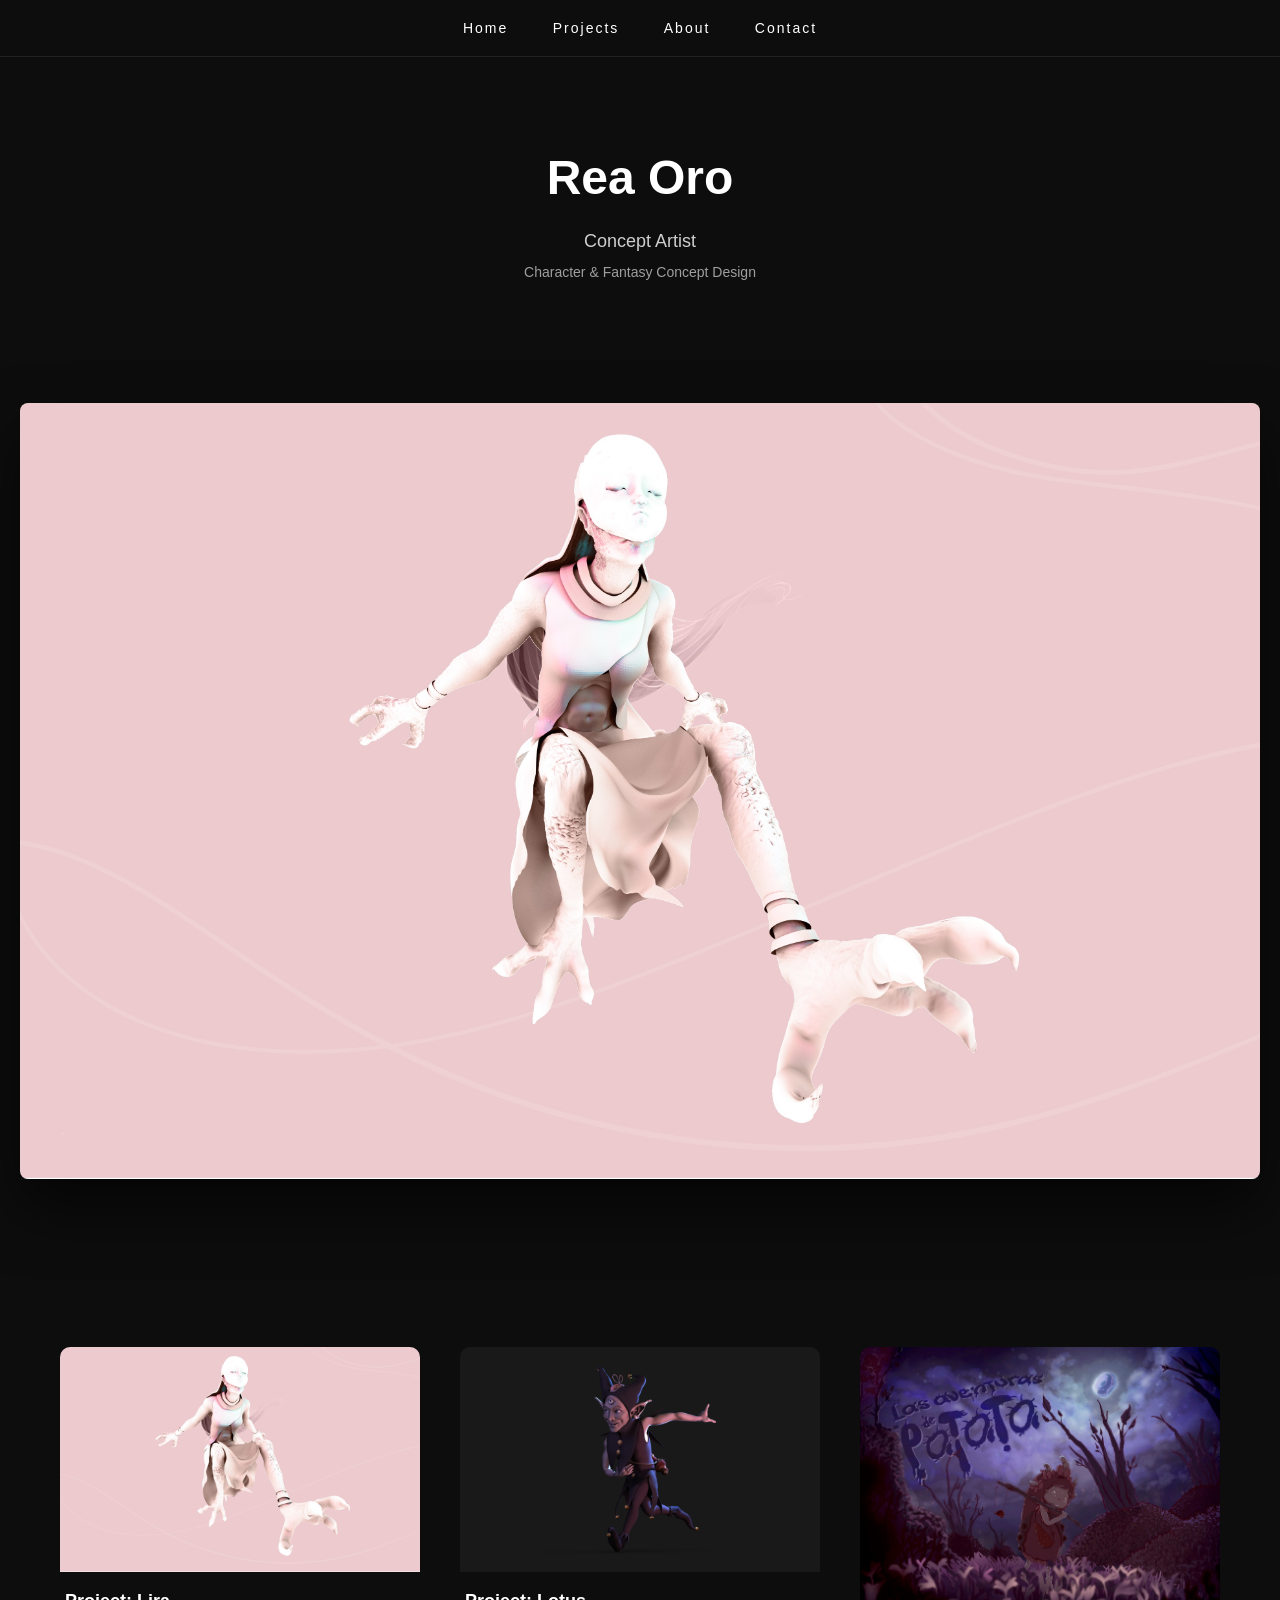
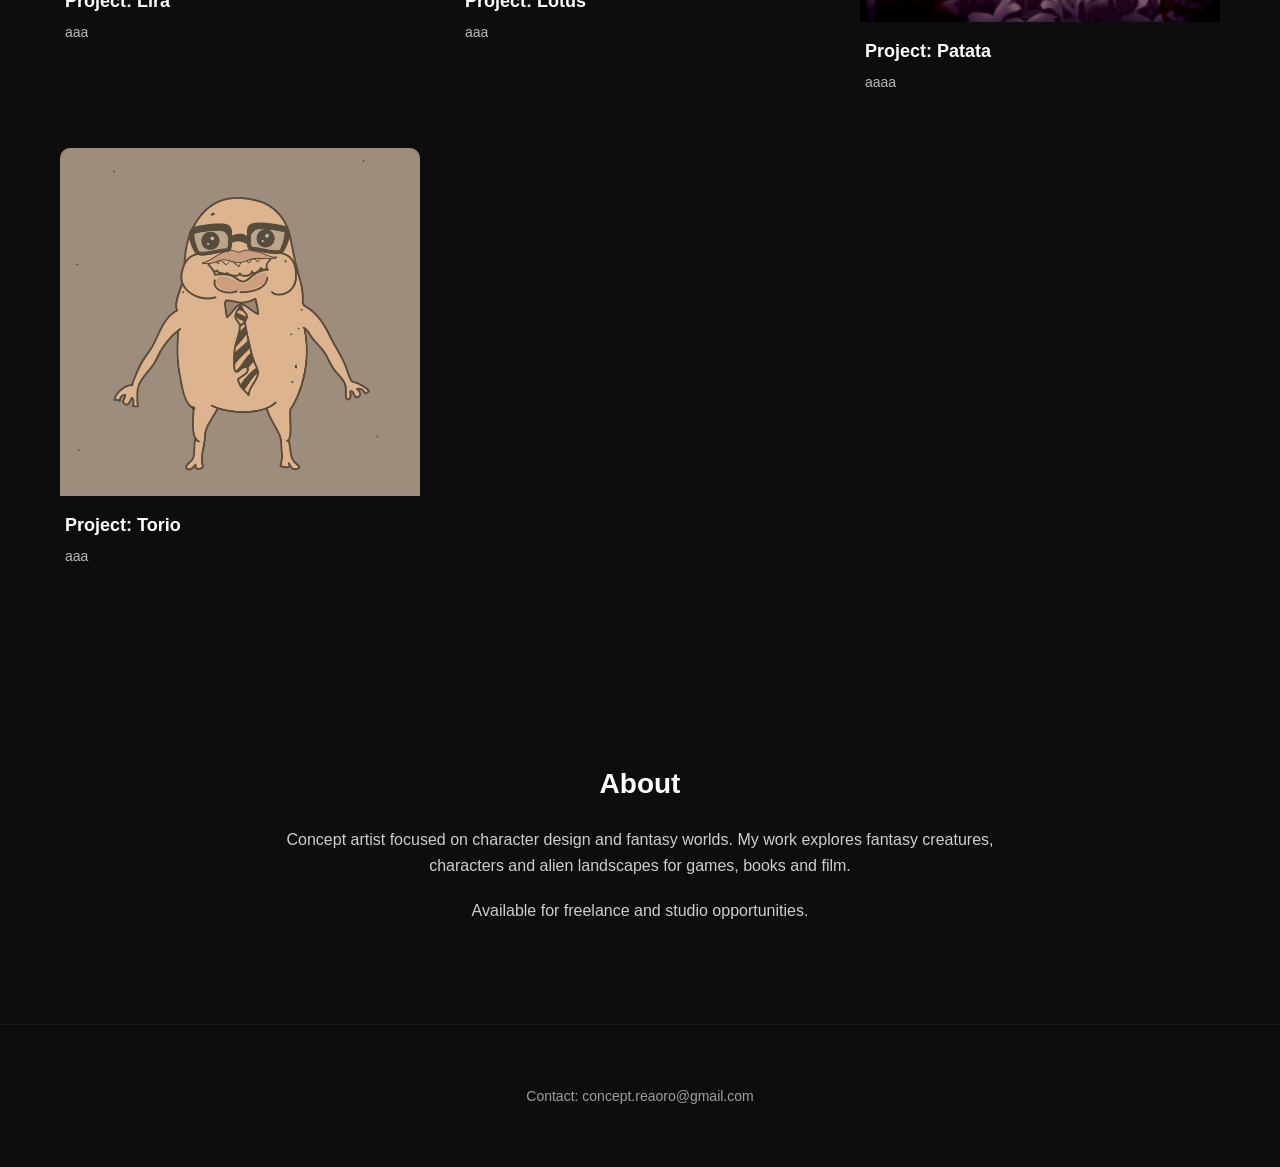
<file: index.html>
<!DOCTYPE html>
<html>
<head>
<meta charset="UTF-8">

<link rel="stylesheet" href="style.css">

<title>Rea Oro | Concept Art</title>

</head>

<body>

<nav>
<a href="#top">Home</a>
<a href="#projects">Projects</a>
<a href="#about">About</a>
<a href="#contact">Contact</a>
</nav>

<header id="top" class="hero">
<h1>Rea Oro</h1>
<p class="tagline">Concept Artist</p>
<p class="subtitle">Character & Fantasy Concept Design</p>
</header>

<section class="featured-art">

<img src="images/art1.jpg" alt="Featured Artwork">

</section>

<section id="projects" class="projects">

<a href="project1.html" class="project-card">
<img src="images/art1.jpg" alt="Project One">
<div class="project-info">
<h2>Project: Lira</h2>
<p>aaa</p>
</div>
</a>

<a href="project2.html" class="project-card">
<img src="images/art2.jpg" alt="Project Two">
<div class="project-info">
<h2>Project: Lotus</h2>
<p>aaa</p>
</div>
</a>

<a href="project3.html" class="project-card">
<img src="images/art3.jpg" alt="Project Three">
<div class="project-info">
<h2>Project: Patata</h2>
<p>aaaa</p>
</div>
</a>

<a href="project4.html" class="project-card">
<img src="images/art4.jpg" alt="Project Four">
<div class="project-info">
<h2>Project: Torio</h2>
<p>aaa</p>
</div>
</a>

</section>

<section id="about" class="about">

<h2>About</h2>

<p>
Concept artist focused on character design and fantasy worlds.
My work explores fantasy creatures, characters and alien landscapes for games, books and film.
</p>

<p>
Available for freelance and studio opportunities.
</p>

</section>

<footer id="contact">
<p>Contact: concept.reaoro@gmail.com</p>
</footer>

</body>
</html>
</file>
<file: style.css>
/* RESET */

*{
margin:0;
padding:0;
box-sizing:border-box;
}

body{
font-family:Arial, Helvetica, sans-serif;
background:#0d0d0d;
color:white;
line-height:1.6;
}

/* SMOOTH SCROLL */

html{
scroll-behavior:smooth;
}

/* NAVIGATION */

nav{
position:fixed;
top:0;
left:0;
width:100%;
background:#0d0d0d;
padding:15px 0;
text-align:center;
z-index:1000;
border-bottom:1px solid #222;
}

nav a{
color:white;
margin:0 20px;
text-decoration:none;
font-size:14px;
letter-spacing:2px;
}

nav a:hover{
color:#00ffd0;
}

/* HERO */

.hero{
text-align:center;
padding:140px 20px 80px 20px;
}

.hero h1{
font-size:48px;
margin-bottom:10px;
}

.tagline{
font-size:18px;
opacity:0.8;
}

.subtitle{
font-size:14px;
opacity:0.6;
margin-top:5px;
}

/* FEATURED ART */

.featured-art{
width:100%;
max-width:1400px;
margin:40px auto 80px auto;
padding:0 20px;
}

.featured-art img{
width:100%;
border-radius:8px;
box-shadow:0 30px 60px rgba(0,0,0,0.6);
}

/* PROJECT GRID */

.projects{
max-width:1200px;
margin:auto;
padding:80px 20px;
display:grid;
grid-template-columns:repeat(auto-fit,minmax(300px,1fr));
gap:40px;
}

/* PROJECT CARD */

.project-card{
display:block;
position:relative;
overflow:hidden;
border-radius:10px;
transition:transform .4s ease, box-shadow .4s ease;
text-decoration:none;
color:white;
}

.project-card img{
width:100%;
display:block;
transition:transform .6s ease;
}

.project-card:hover{
transform:scale(1.04);
box-shadow:0 20px 60px rgba(0,255,200,0.25);
}

.project-card:hover img{
transform:scale(1.08);
}

.project-info{
padding:15px 5px;
}

.project-info h2{
font-size:18px;
margin-bottom:5px;
}

.project-info p{
font-size:14px;
opacity:0.7;
}

/* ABOUT */

.about{
max-width:800px;
margin:100px auto;
padding:0 20px;
text-align:center;
}

.about h2{
margin-bottom:20px;
font-size:28px;
}

.about p{
margin-bottom:20px;
opacity:0.8;
}

/* GALLERY (PROJECT PAGES) */

.gallery{
max-width:1200px;
margin:auto;
padding:80px 20px;
}

.artwork{
width:100%;
margin-bottom:60px;
border-radius:6px;
box-shadow:0 20px 40px rgba(0,0,0,0.6);
}

/* PROJECT PAGE HEADER */

header{
text-align:center;
padding:120px 20px 40px 20px;
}

header a{
display:inline-block;
margin-top:10px;
color:#00ffd0;
text-decoration:none;
}

/* FOOTER */

footer{
text-align:center;
padding:60px 20px;
font-size:14px;
opacity:0.6;
border-top:1px solid #222;
}
</file>
